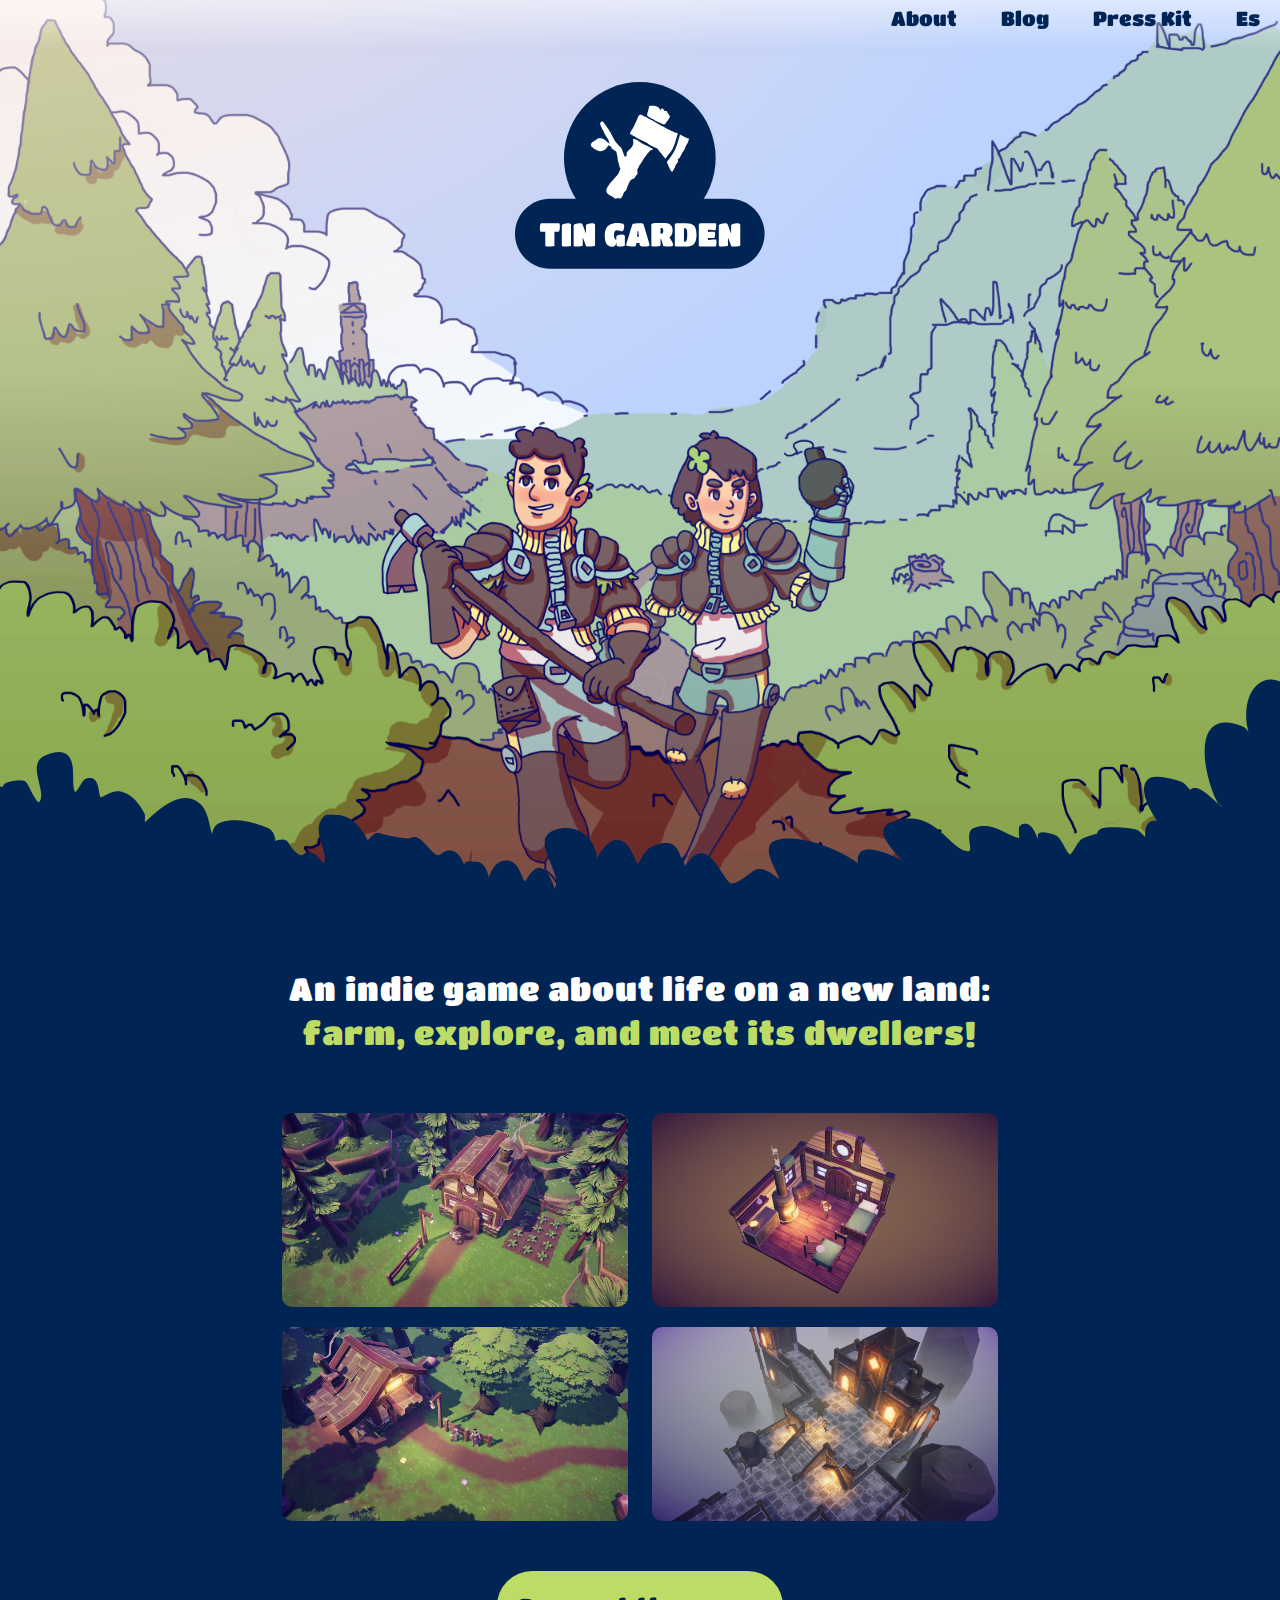
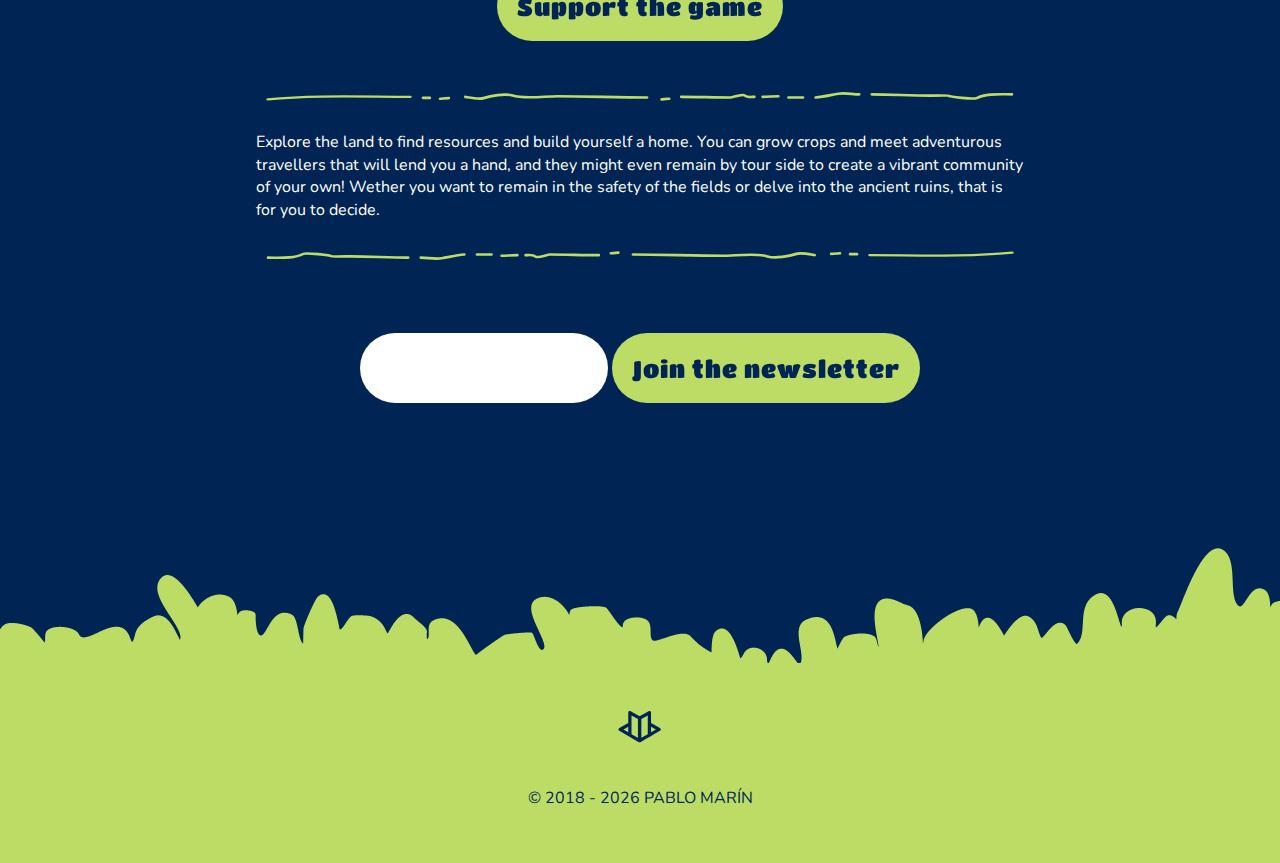
<file: index.html>
<!doctype html>
<html class="no-js" lang="en">

<head>
  <meta charset="utf-8">
  <meta http-equiv="x-ua-compatible" content="ie=edge">
  <title>Tin Garden</title>
  <meta name="description" content="Tin Garden is an upcoming game about life on a new land: farm, explore, and meet its dwellers.">
  <meta name="viewport" content="width=device-width, initial-scale=1, shrink-to-fit=no">
  <meta name="theme-color" content="#002549" />
  <link rel="manifest" href="site.webmanifest">

  <link rel="stylesheet" href="css/normalize.css">
  <link rel="stylesheet" href="css/main.css">

  <!--Favicon WIP-->
  <link rel="apple-touch-icon-precomposed" sizes="57x57" href="favicon/apple-touch-icon-57x57.png" />
  <link rel="apple-touch-icon-precomposed" sizes="114x114" href="favicon/apple-touch-icon-114x114.png" />
  <link rel="apple-touch-icon-precomposed" sizes="72x72" href="favicon/apple-touch-icon-72x72.png" />
  <link rel="apple-touch-icon-precomposed" sizes="144x144" href="favicon/apple-touch-icon-144x144.png" />
  <link rel="apple-touch-icon-precomposed" sizes="60x60" href="favicon/apple-touch-icon-60x60.png" />
  <link rel="apple-touch-icon-precomposed" sizes="120x120" href="favicon/apple-touch-icon-120x120.png" />
  <link rel="apple-touch-icon-precomposed" sizes="76x76" href="favicon/apple-touch-icon-76x76.png" />
  <link rel="apple-touch-icon-precomposed" sizes="152x152" href="favicon/apple-touch-icon-152x152.png" />
  <link rel="icon" type="image/png" href="favicon/favicon-196x196.png" sizes="196x196" />
  <link rel="icon" type="image/png" href="favicon/favicon-96x96.png" sizes="96x96" />
  <link rel="icon" type="image/png" href="favicon/favicon-32x32.png" sizes="32x32" />
  <link rel="icon" type="image/png" href="favicon/favicon-16x16.png" sizes="16x16" />
  <link rel="icon" type="image/png" href="favicon/favicon-128.png" sizes="128x128" />
  <meta name="application-name" content="Tin Garden" />
  <meta name="msapplication-TileColor" content="#002549" />
  <meta name="msapplication-TileImage" content="favicon/mstile-144x144.png" />
  <meta name="msapplication-square70x70logo" content="favicon/mstile-70x70.png" />
  <meta name="msapplication-square150x150logo" content="favicon/mstile-150x150.png" />
  <meta name="msapplication-wide310x150logo" content="favicon/mstile-310x150.png" />
  <meta name="msapplication-square310x310logo" content="favicon/mstile-310x310.png" />

  <link href="https://fonts.googleapis.com/css?family=Titan+One" rel="stylesheet">
  <link href="https://fonts.googleapis.com/css?family=Nunito" rel="stylesheet">
  <!--
  HIDE FROM BOTS >>>>>>
  HIDE FROM BOTS >>>>>>
  HIDE FROM BOTS >>>>>>
  HIDE FROM BOTS >>>>>>
  HIDE FROM BOTS >>>>>>
  -->
  <meta name="robots" content="noindex, nofollow">
  <!--
  <<<<<< HIDE FROM BOTS
  <<<<<< HIDE FROM BOTS
  <<<<<< HIDE FROM BOTS
  <<<<<< HIDE FROM BOTS
  -->


</head>

<body>
  <!--[if lte IE 9]>
    <p class="browserupgrade">You are using an <strong>outdated</strong> browser. Please <a href="https://browsehappy.com/">upgrade your browser</a> to improve your experience and security.</p>
  <![endif]-->

  <!-- Add your site or application content here -->

  <!-- RESPONSIVE MENU -->

  <nav class="responsive-menu" id="menu">
    <a href="#" class="custom-toggle" id="toggle"><s class="bar"></s><s class="bar"></s></a>
    <div class="custom-can-transform">
      <ul class="">
        <li class=""><a href="#" class="">About</a></li>
        <li class=""><a href="#" class="">Blog</a></li>
        <li class=""><a href="#" class="">Press Kit</a></li>
        <li class=""><a href="#" class="">Es</a></li>
      </ul>
    </div>
  </nav>

  <!-- RESPONSIVE MENU END -->

  <header>
    <section class="hero-section">
      <div class="logo-container">
        <div class="logo">
          <h1>Tin Garden</h1>
        </div>
      </div>
      <div class="hero-image"></div>
      <div class="hero-bottom"></div>
    </section>
  </header>
  <main>
    <section class="intro">
      <div class="pitch">
        <h2>An indie game about life on a new land: <br><span class="green-text">farm, explore, and meet its dwellers!</span></h2>
      </div>
      <div class="gallery">
        <img src="img/screenshots/home-exterior.jpg" alt="">
        <img src="img/screenshots/home-interior.jpg" alt="">
        <img src="img/screenshots/smithy-exterior.jpg" alt="">
        <img src="img/screenshots/dungeon.jpg" alt="">
      </div>
      <div style="text-align:center;">
        <a class="btn btn-5 btn-5a icon-kickstarter" target="_blank" href="#"><span>Support the game</span></a>
      </div>
      <div class="divider"></div>
      Explore the land to find resources and build yourself a home. You can grow crops and meet adventurous travellers that will lend you a hand, and they might even remain by tour side to create a vibrant community of your own! Wether you want to remain in the safety of the fields or delve into the ancient ruins, that is for you to decide.
      <div class="divider rotate180"></div>
      <div style="text-align:center;">
        <br><input type="text" name="firstname" class="text-form icon-cart"></input>
        </a>
        <a class="btn btn-5 btn-5a icon-newsletter" href="#"><span>Join the newsletter</span></a>

      </div>

    </section>
  </main>
  <footer class="custom-footer">
    <div class="footer-top"></div>
    <div class="footer-wrapper">
      <div class="logo-container">
        <div class="mgn-logo">
          <h1>Pablo Marín</h1>
        </div>
      </div>
      <p>&copy 2018
        <script>
          now = new Date
          theYear = now.getYear()
          if (theYear < 1900) {
            theYear = theYear + 1900
            if (theYear > 2018) {
              document.write(" - " + theYear)
            }
          }
        </script> PABLO MARÍN</p>
    </div>
  </footer>
  <script src="js/vendor/modernizr-3.6.0.min.js"></script>
  <script src="https://code.jquery.com/jquery-3.3.1.min.js" integrity="sha256-FgpCb/KJQlLNfOu91ta32o/NMZxltwRo8QtmkMRdAu8=" crossorigin="anonymous"></script>
  <script>
    window.jQuery || document.write('<script src="js/vendor/jquery-3.3.1.min.js"><\/script>')
  </script>
  <script src="js/plugins.js"></script>
  <script src="js/main.js"></script>

  <!-- Google Analytics: change UA-XXXXX-Y to be your site's ID. -->
  <script>
    window.ga = function() {
      ga.q.push(arguments)
    };
    ga.q = [];
    ga.l = +new Date;
    ga('create', 'UA-XXXXX-Y', 'auto');
    ga('send', 'pageview')
  </script>
  <script src="https://www.google-analytics.com/analytics.js" async defer></script>

</body>

</html>
</file>
<file: css/main.css>
/*! HTML5 Boilerplate v6.1.0 | MIT License | https://html5boilerplate.com/ */

/*
 * What follows is the result of much research on cross-browser styling.
 * Credit left inline and big thanks to Nicolas Gallagher, Jonathan Neal,
 * Kroc Camen, and the H5BP dev community and team.
 */

/* ==========================================================================
   Base styles: opinionated defaults
   ========================================================================== */

html {
  color: white;
  font-size: 1em;
  line-height: 1.4;
  font-family: 'Nunito', sans-serif;
}

body {
  max-width: 4096px;
  margin: auto;
  width: 100%;
  background-color: #002554;
}

main {
  margin: auto;
  padding: 40px;
  background: #002554;
  z-index: 10;
}

nav a {
  text-decoration: none;
}

nav ul {
  padding: 0;
  margin: 0;
}

button:focus {
  outline: 0;
  cursor: pointer
}

/*
 * Remove text-shadow in selection highlight:
 * https://twitter.com/miketaylr/status/12228805301
 *
 * Vendor-prefixed and regular ::selection selectors cannot be combined:
 * https://stackoverflow.com/a/16982510/7133471
 *
 * Customize the background color to match your design.
 */

::-moz-selection {
  background: #b3d4fc;
  text-shadow: none;
}

::selection {
  background: #b3d4fc;
  text-shadow: none;
}

/*
 * A better looking default horizontal rule
 */

hr {
  display: block;
  height: 1px;
  border: 0;
  border-top: 1px solid #ccc;
  margin: 1em 0;
  padding: 0;
}

/*
 * Remove the gap between audio, canvas, iframes,
 * images, videos and the bottom of their containers:
 * https://github.com/h5bp/html5-boilerplate/issues/440
 */

audio, canvas, iframe, img, svg, video {
  vertical-align: middle;
}

/*
 * Remove default fieldset styles.
 */

fieldset {
  border: 0;
  margin: 0;
  padding: 0;
}

/*
 * Allow only vertical resizing of textareas.
 */

textarea {
  resize: vertical;
}

/* ==========================================================================
   Browser Upgrade Prompt
   ========================================================================== */

.browserupgrade {
  margin: 0.2em 0;
  background: #ccc;
  color: #000;
  padding: 0.2em 0;
}

/* ==========================================================================
   Author's custom styles
   ========================================================================== */

/* Responsive menu */

nav.responsive-menu a {
  font-family: 'Titan One';
  font-size: 20px;
}

.responsive-menu {
  background: -moz-linear-gradient(top, rgba(255, 255, 255, 0.5) 0%, rgba(255, 255, 255, 0) 100%);
  /* FF3.6-15 */
  background: -webkit-linear-gradient(top, rgba(255, 255, 255, 0.5) 0%, rgba(255, 255, 255, 0) 100%);
  /* Chrome10-25,Safari5.1-6 */
  background: linear-gradient(to bottom, rgba(255, 255, 255, 0.5) 0%, rgba(255, 255, 255, 0) 100%);
  /* W3C, IE10+, FF16+, Chrome26+, Opera12+, Safari7+ */
  filter: progid:DXImageTransform.Microsoft.gradient( startColorstr='#bfffffff', endColorstr='#00ffffff', GradientType=0);
  /* IE6-9 */
  margin-bottom: 0;
  -webkit-font-smoothing: antialiased;
  height: 50px;
  overflow: hidden;
  -webkit-transition: transform 0.5s linear;
  -moz-transition: transform 0.5s linear;
  -ms-transition: transform 0.5s linear;
  transition: transform 0.5s linear;
  will-change: transform;
}

.responsive-menu.open {
  height: 13em;
}

.custom-menu-3 {
  text-align: right;
}

.custom-toggle {
  width: 34px;
  height: 34px;
  position: absolute;
  top: 0;
  right: 0;
  display: none;
}

.custom-toggle .bar {
  background-color: white;
  display: block;
  width: 20px;
  height: 4px;
  border-radius: 100px;
  position: absolute;
  top: 18px;
  right: 7px;
  -webkit-transition: all 0.5s;
  -moz-transition: all 0.5s;
  -ms-transition: all 0.5s;
  transition: all 0.5s;
}

.custom-toggle .bar:first-child {
  -webkit-transform: translateY(-8px);
  -moz-transform: translateY(-8px);
  -ms-transform: translateY(-8px);
  transform: translateY(-8px);
}

.custom-toggle.x .bar {
  -webkit-transform: rotate(45deg);
  -moz-transform: rotate(45deg);
  -ms-transform: rotate(45deg);
  transform: rotate(45deg);
}

.custom-toggle.x .bar:first-child {
  -webkit-transform: rotate(-45deg);
  -moz-transform: rotate(-45deg);
  -ms-transform: rotate(-45deg);
  transform: rotate(-45deg);
}

.responsive-menu li {
  display: inline-block;
  padding-left: 40px;
}

.responsive-menu ul {
  position: absolute;
  top: 5px;
  right: 20px;
}

.responsive-menu a {
  color: #002554;
  transition: 0.3s;
}

.responsive-menu a:hover {
  color: white;
}

@media (max-width: 768px) {
  nav ul {
    padding: 0;
    margin-top: 20px;
  }
  .responsive-menu ul {
    position: inherit;
  }
  .responsive-menu li {
    padding-left: 0px;
  }
  .responsive-menu {
    background: #002554;
    margin-bottom: 2em;
    transition: 0.3s;
    padding-bottom: 0;
    height: 40px;
  }
  .responsive-menu a {
    color: white;
  }
  .responsive-menu a:hover {
    color: #BDDC65;
  }
  nav ul {
    padding-left: 20px;
  }
  .custom-menu-3 {
    text-align: left;
  }
  .custom-toggle {
    display: block;
  }
  .responsive-menu li {
    display: block;
    padding-top: 15px;
  }
}

/* Responsive menu end */

/* Hero section */

.hero-section {
  position: relative;
  margin-top: -50px;
  z-index: -100;
  height: 100vh;
  width: 100%;
  background-size: cover;
  background-repeat: no-repeat;
  background-position: center;
}

.logo-container {
  width: 100%;
  text-align: center;
}

.logo {
  height: 250px;
  width: 250px;
  padding-top: 100px;
  display: inline-block;
  vertical-align: middle;
  text-indent: -9999px;
  background: url(../img/logo.png);
  background: url(../img/logo.svg), linear-gradient(transparent, transparent);
  background-size: contain;
  background-repeat: no-repeat;
  background-position: center;
  z-index: 1;
  display: table;
  margin: 0 auto;
}

.mgn-logo {
  height: 50px;
  width: 50px;
  display: inline-block;
  vertical-align: middle;
  text-indent: -9999px;
  background: url(../img/mgn-logo.png);
  background: url(../img/mgn-logo.svg), linear-gradient(transparent, transparent);
  background-size: contain;
  background-repeat: no-repeat;
  background-position: center;
  z-index: 1;
  display: table;
  margin: 0 auto;

}

/*.logo {
  position: absolute;
  top: 15%;
  left: 50%;
  transform: translate(-50%, -15%);
  text-indent: -9999px;
  width: 250px;
  height: 250px;
  background: url(../img/logo.png);
  background: url(../img/logo.svg), linear-gradient(transparent, transparent);
  background-size: contain;
  background-repeat: no-repeat;
  background-position: center;
  z-index: 1;
}*/

.hero-bottom {
  position: absolute;
  bottom: -10px;
  width: 100%;
  height: 40vh;
  min-height: 200px;
  background: url(../img/hero-bottom.png);
  background: url(../img/hero-bottom.svg), linear-gradient(transparent, transparent);
  background-size: cover;
  background-repeat: no-repeat;
  background-position: bottom;
  z-index: 10;
}

@media (max-width: 768px) {
  .hero-section {
    position: relative;
    margin-top: -70px;
    background-image: url(../img/banner-small.png);
  }

  .logo {
    height: 200px;
    width: 200px;
    padding-top: 100px;
    display: inline-block;
    vertical-align: middle;
    text-indent: -9999px;
    background: url(../img/logo.png);
    background: url(../img/logo.svg), linear-gradient(transparent, transparent);
    background-size: contain;
    background-repeat: no-repeat;
    background-position: center;
    z-index: 1;
    display: table;
    margin: 0 auto;
  }
}

@media (min-width: 769px) {
  .hero-section {
    background-image: url(../img/banner.png);
  }
}

/* Hero end */

/*-------------------------------------*/

/* Below the fold */

.intro {
  width: 100%;
  max-width: 768px;
  margin: auto;
}

.pitch, .pitch h2 {
  font-family: 'Titan One';
  font-size: 32px;
  text-align: center;
  letter-spacing: 1px;
  font-weight: normal;
}

.green-text {
  color: #BDDC65
}

.gallery {
  display: block;
  text-align: center;
  margin: auto;
  width: 100%;
  padding: 20px 0 20px 0;
}

.gallery img {
  margin: auto;
  width: 45%;
  max-height: auto;
  padding: 10px;
  border-radius: 20px;
  overflow: hidden;
}

/* Support Button */

/* General button style (reset) */

.btn {
  border: none;
  font-family: inherit;
  font-size: inherit;
  color: inherit;
  background: none;
  cursor: pointer;
  display: inline-block;
  margin: 20px 0 20px 0;
  font-family: 'Titan One';
  letter-spacing: 1px;
  outline: none;
  position: relative;
  -webkit-transition: all 0.3s;
  -moz-transition: all 0.3s;
  transition: all 0.3s;
  vertical-align: middle;
}

.btn span {
  margin-top: 24px;
}

.btn:after {
  content: '';
  position: absolute;
  z-index: -1;
  -webkit-transition: all 0.3s;
  -moz-transition: all 0.3s;
  transition: all 0.3s;
}

/* Pseudo elements for icons */

.icon-kickstarter:before {
  content: "kickstarter";
  font-family: 'Titan One';
  speak: none;
  font-style: normal;
  font-weight: normal;
  font-variant: normal;
  text-transform: none;
  line-height: 1;
}

.icon-newsletter:before {
  content: "Sing me up";
  font-family: 'Titan One';
  speak: none;
  font-style: normal;
  font-weight: normal;
  font-variant: normal;
  text-transform: none;
  line-height: 1;
}

.btn-5 {
  background: #BDDC65;
  color: #002554;
  height: 70px;
  padding: 0 20px 0 20px;
  line-height: 24px;
  font-size: 24px;
  overflow: hidden;
  -webkit-backface-visibility: hidden;
  border-radius: 100px;
  -moz-backface-visibility: hidden;
  backface-visibility: hidden;
}

.btn-5:active {
  background: white;
  top: 2px;
}

.btn-5 span {
  display: inline-block;
  width: 100%;
  height: 100%;
  -webkit-transition: all 0.3s;
  -webkit-backface-visibility: hidden;
  -moz-transition: all 0.3s;
  -moz-backface-visibility: hidden;
  transition: all 0.3s;
  backface-visibility: hidden;
}

.btn-5:before {
  position: absolute;
  height: 100%;
  width: 100%;
  line-height: 3;
  font-size: 100%;
  -webkit-transition: all 0.3s;
  -moz-transition: all 0.3s;
  transition: all 0.3s;
}

.btn-5:active:before {
  color: #703b87;
}

/* Button 5a */

.btn-5a:hover span {
  -webkit-transform: translateY(300%);
  -moz-transform: translateY(300%);
  -ms-transform: translateY(300%);
  transform: translateY(300%);
}

.btn-5a:before {
  left: 0;
  top: -100%;
}

.btn-5a:hover:before {
  top: 0;
}

/* Support Button end */

/* Text form */

.text-form {
  border: none;
  font-family: inherit;
  font-size: inherit;
  color: inherit;
  background: none;
  cursor: text;
  display: inline-block;
  margin: 20px 0 20px 0;
  font-family: Helvetica, Arial, sans-serif;
  letter-spacing: 1px;
  outline: none;
  position: relative;
  -webkit-transition: all 0.3s;
  -moz-transition: all 0.3s;
  transition: all 0.3s;
  vertical-align: middle;
  background: white;
  color: #002554;
  height: 70px;
  padding: 0 25px 0 25px;
  line-height: 24px;
  font-size: 16px;
  overflow: hidden;
  -webkit-backface-visibility: hidden;
  border-radius: 100px;
  -moz-backface-visibility: hidden;
  backface-visibility: hidden;
}

/* Text form end*/

.gallery {
  display: inline-block;
  margin: auto;
}

.divider {
  width: 100%;
  height: 30px;
  background: url(../img/bar.png);
  background: url(../img/bar.svg), linear-gradient(transparent, transparent);
  background-size: contain;
  background-repeat: no-repeat;
  background-position: center;
  margin: 20px 0 20px 0;
}

.rotate180 {
  transform: rotate(180deg)
}

.footer-top {
  width: 100%;
  height: 14vh;
  background: url(../img/footer-top.png);
  background: url(../img/footer-top.svg), linear-gradient(transparent, transparent);
  background-size: cover;
  background-repeat: no-repeat;
  background-position: bottom;
  position: absolute;
  bottom: 95%;
}

.custom-footer {
  position: relative;
  background: #BDDC65;
  width: 100%;
  height: 200px;
  margin-top: 200px;
  color: #002554;
}

.footer-wrapper {
  padding: 20px;
  text-align: center;
}

@media (max-width: 768px) {
  .pitch, .pitch h2 {
    font-family: 'Titan One';
    font-size: 18px;
    text-align: center;
  }
  .gallery {
    text-align: center;
  }
  .gallery img {
    width: 100%;
    margin: 5px 0 5px 0;
    border-radius: 20px;
  }
  .btn-5, .text-form {
    width: 100%;
    font-size: 18px;
    min-width: none;
    padding: 0;
  }
  .btn-5:before {
    line-height: 4;
  }
}

@media (max-width: 400px) {
  .btn-5 {
    width: 100%;
    font-size: 14px;
  }
  .btn-5:before {
    line-height: 5;
  }
}

/* ==========================================================================
   Helper classes
   ========================================================================== */

/*
 * Hide visually and from screen readers
 */

.hidden {
  display: none !important;
}

/*
 * Hide only visually, but have it available for screen readers:
 * https://snook.ca/archives/html_and_css/hiding-content-for-accessibility
 *
 * 1. For long content, line feeds are not interpreted as spaces and small width
 *    causes content to wrap 1 word per line:
 *    https://medium.com/@jessebeach/beware-smushed-off-screen-accessible-text-5952a4c2cbfe
 */

.visuallyhidden {
  border: 0;
  clip: rect(0 0 0 0);
  height: 1px;
  margin: -1px;
  overflow: hidden;
  padding: 0;
  position: absolute;
  width: 1px;
  white-space: nowrap;
  /* 1 */
}

/*
 * Extends the .visuallyhidden class to allow the element
 * to be focusable when navigated to via the keyboard:
 * https://www.drupal.org/node/897638
 */

.visuallyhidden.focusable:active, .visuallyhidden.focusable:focus {
  clip: auto;
  height: auto;
  margin: 0;
  overflow: visible;
  position: static;
  width: auto;
  white-space: inherit;
}

/*
 * Hide visually and from screen readers, but maintain layout
 */

.invisible {
  visibility: hidden;
}

/*
 * Clearfix: contain floats
 *
 * For modern browsers
 * 1. The space content is one way to avoid an Opera bug when the
 *    `contenteditable` attribute is included anywhere else in the document.
 *    Otherwise it causes space to appear at the top and bottom of elements
 *    that receive the `clearfix` class.
 * 2. The use of `table` rather than `block` is only necessary if using
 *    `:before` to contain the top-margins of child elements.
 */

.clearfix:before, .clearfix:after {
  content: " ";
  /* 1 */
  display: table;
  /* 2 */
}

.clearfix:after {
  clear: both;
}

/* ==========================================================================
   EXAMPLE Media Queries for Responsive Design.
   These examples override the primary ('mobile first') styles.
   Modify as content requires.
   ========================================================================== */

@media only screen and (min-width: 35em) {
  /* Style adjustments for viewports that meet the condition */
}

@media print, (-webkit-min-device-pixel-ratio: 1.25), (min-resolution: 1.25dppx), (min-resolution: 120dpi) {
  /* Style adjustments for high resolution devices */
}

/* ==========================================================================
   Print styles.
   Inlined to avoid the additional HTTP request:
   https://www.phpied.com/delay-loading-your-print-css/
   ========================================================================== */

@media print {
  *, *:before, *:after {
    background: transparent !important;
    color: #000 !important;
    /* Black prints faster */
    -webkit-box-shadow: none !important;
    box-shadow: none !important;
    text-shadow: none !important;
  }
  a, a:visited {
    text-decoration: underline;
  }
  a[href]:after {
    content: " (" attr(href) ")";
  }
  abbr[title]:after {
    content: " (" attr(title) ")";
  }
  /*
     * Don't show links that are fragment identifiers,
     * or use the `javascript:` pseudo protocol
     */
  a[href^="#"]:after, a[href^="javascript:"]:after {
    content: "";
  }
  pre {
    white-space: pre-wrap !important;
  }
  pre, blockquote {
    border: 1px solid #999;
    page-break-inside: avoid;
  }
  /*
     * Printing Tables:
     * http://css-discuss.incutio.com/wiki/Printing_Tables
     */
  thead {
    display: table-header-group;
  }
  tr, img {
    page-break-inside: avoid;
  }
  p, h2, h3 {
    orphans: 3;
    widows: 3;
  }
  h2, h3 {
    page-break-after: avoid;
  }
}
</file>
